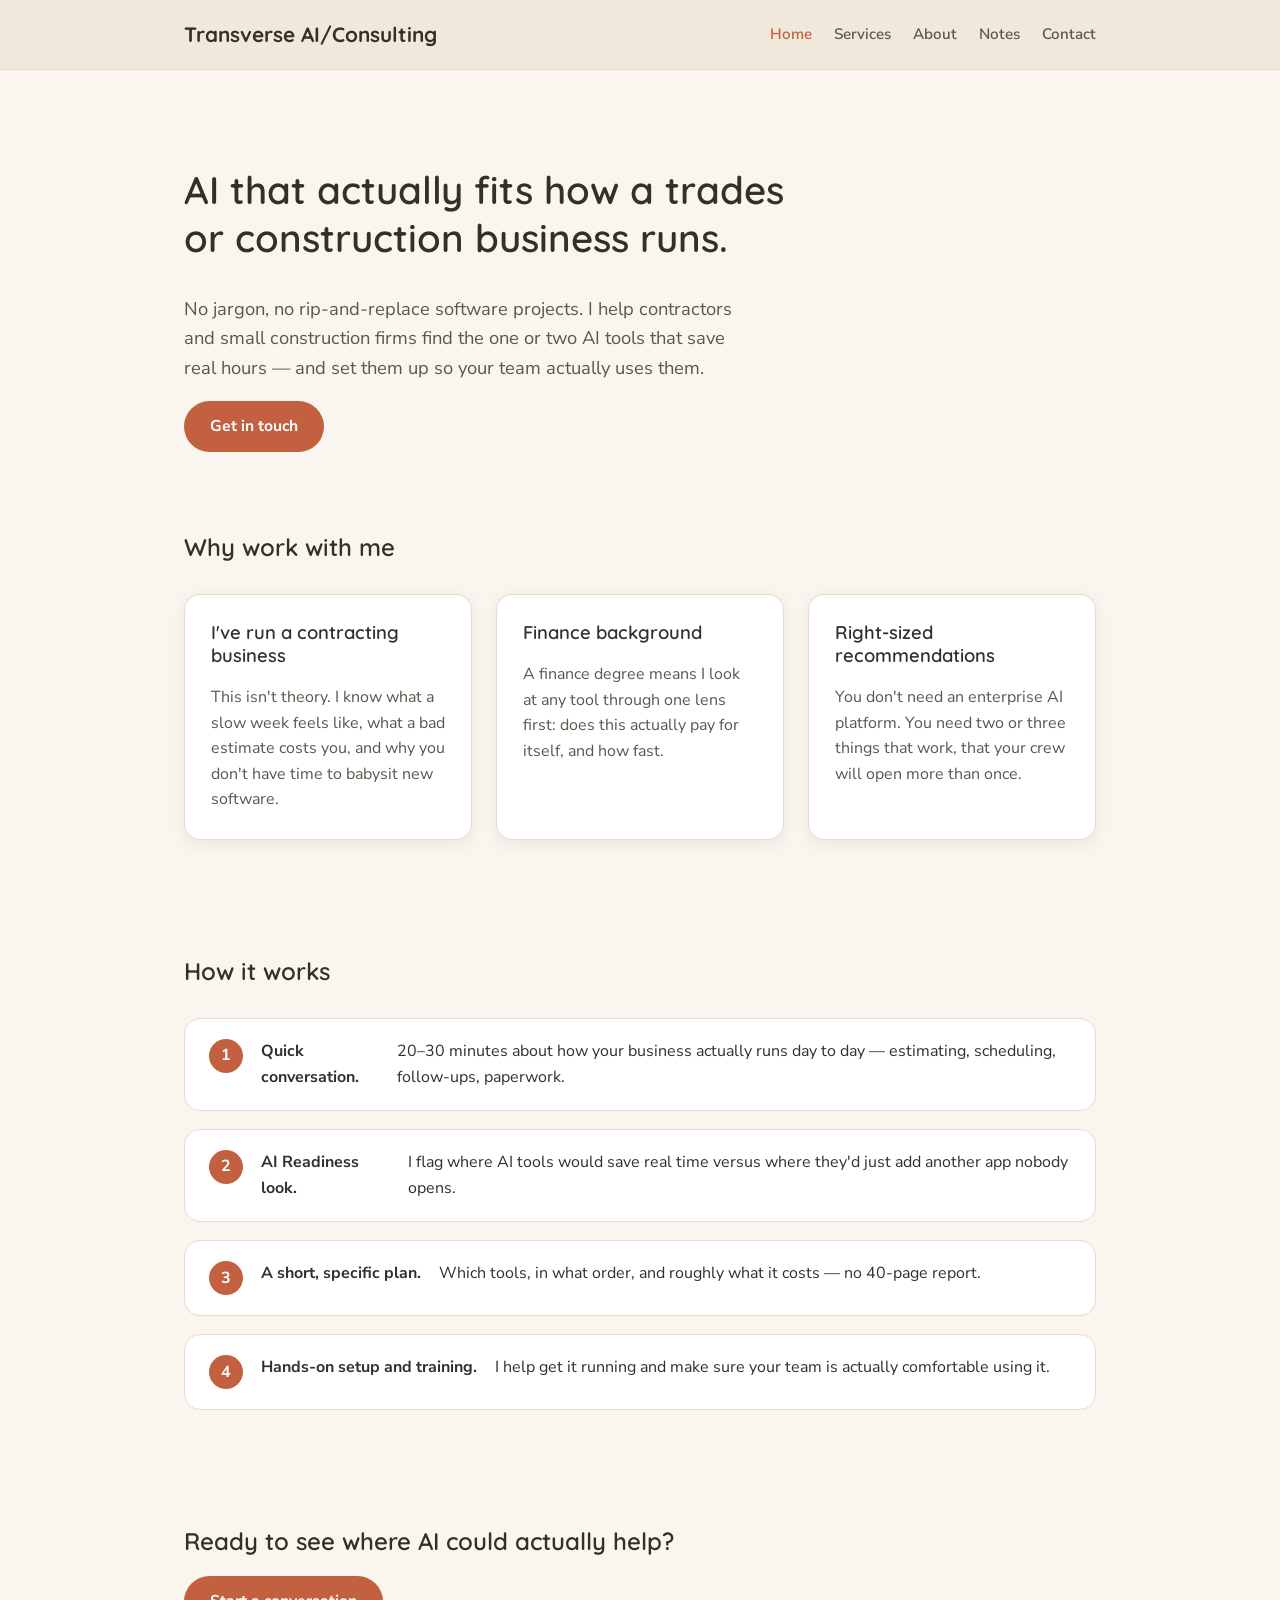
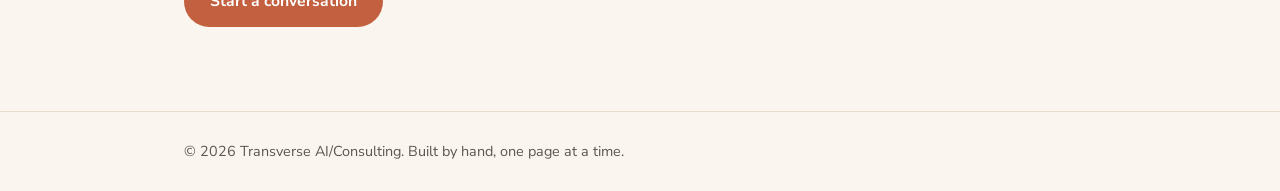
<file: index.html>
<!DOCTYPE html>
<html lang="en">
<head>
<meta charset="UTF-8">
<meta name="viewport" content="width=device-width, initial-scale=1.0">
<title>Transverse AI/Consulting — Home</title>
<meta name="description" content="AI consulting for trades and construction businesses — practical tools, plain-English guidance, no jargon.">
<!-- Two font families loaded from Google Fonts, referenced in styles.css -->
<link rel="preconnect" href="https://fonts.googleapis.com">
<link href="https://fonts.googleapis.com/css2?family=Nunito+Sans:wght@400;600;700&family=Quicksand:wght@600;700&display=swap" rel="stylesheet">
<link rel="stylesheet" href="styles.css">
</head>
<body>

<header class="site-header">
  <div class="nav-inner">
    <a class="brand" href="index.html">Transverse AI/Consulting</a>
    <nav class="site-nav">
      <a href="index.html" aria-current="page">Home</a>
      <a href="services.html">Services</a>
      <a href="about.html">About</a>
      <a href="notes.html">Notes</a>
      <a href="contact.html">Contact</a>
    </nav>
  </div>
</header>

<main class="page-wrap">

  <section class="hero">
    <h1>AI that actually fits how a trades or construction business runs.</h1>
    <p class="lead">No jargon, no rip-and-replace software projects. I help contractors and small construction firms find the one or two AI tools that save real hours — and set them up so your team actually uses them.</p>
    <a class="btn" href="contact.html">Get in touch</a>
  </section>

  <section>
    <h2>Why work with me</h2>
    <div class="card-grid">
      <div class="card">
        <h3>I've run a contracting business</h3>
        <p>This isn't theory. I know what a slow week feels like, what a bad estimate costs you, and why you don't have time to babysit new software.</p>
      </div>
      <div class="card">
        <h3>Finance background</h3>
        <p>A finance degree means I look at any tool through one lens first: does this actually pay for itself, and how fast.</p>
      </div>
      <div class="card">
        <h3>Right-sized recommendations</h3>
        <p>You don't need an enterprise AI platform. You need two or three things that work, that your crew will open more than once.</p>
      </div>
    </div>
  </section>

  <section>
    <h2>How it works</h2>
    <ol class="steps">
      <li><strong>Quick conversation.</strong> 20–30 minutes about how your business actually runs day to day — estimating, scheduling, follow-ups, paperwork.</li>
      <li><strong>AI Readiness look.</strong> I flag where AI tools would save real time versus where they'd just add another app nobody opens.</li>
      <li><strong>A short, specific plan.</strong> Which tools, in what order, and roughly what it costs — no 40-page report.</li>
      <li><strong>Hands-on setup and training.</strong> I help get it running and make sure your team is actually comfortable using it.</li>
    </ol>
  </section>

  <section>
    <h2>Ready to see where AI could actually help?</h2>
    <a class="btn" href="contact.html">Start a conversation</a>
  </section>

</main>

<footer class="site-footer">
  <div class="page-wrap">
    &copy; 2026 Transverse AI/Consulting. Built by hand, one page at a time.
  </div>
</footer>

</body>
</html>
</file>
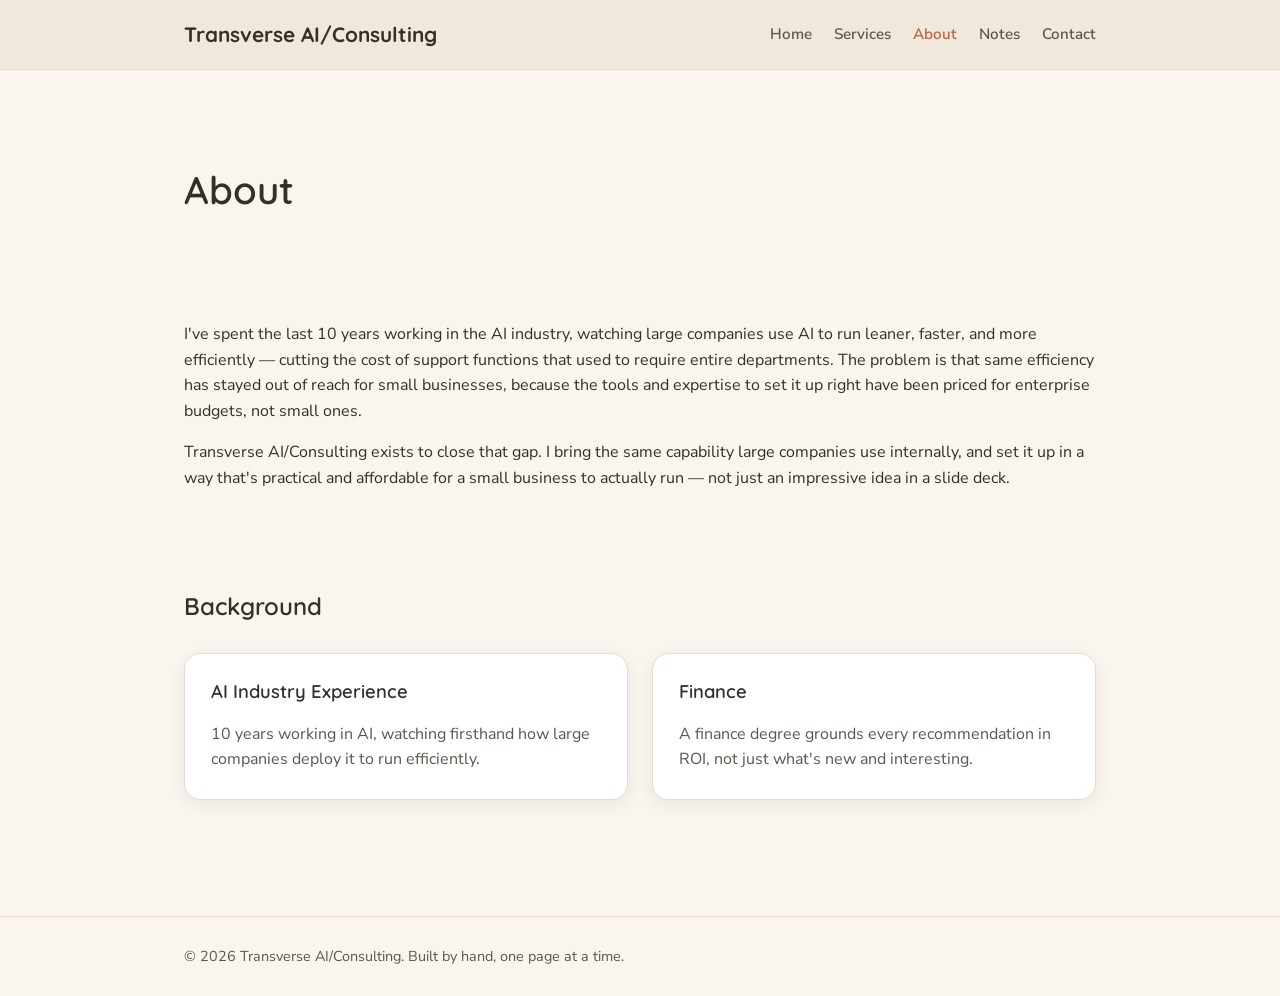
<file: about.html>
<!DOCTYPE html>
<html lang="en">
<head>
<meta charset="UTF-8">
<meta name="viewport" content="width=device-width, initial-scale=1.0">
<title>Transverse AI/Consulting — About</title>
<meta name="description" content="10 years in the AI industry, now bringing enterprise-level AI capability to small businesses — the story behind Transverse AI/Consulting.">
<link rel="preconnect" href="https://fonts.googleapis.com">
<link href="https://fonts.googleapis.com/css2?family=Nunito+Sans:wght@400;600;700&family=Quicksand:wght@600;700&display=swap" rel="stylesheet">
<link rel="stylesheet" href="styles.css">
</head>
<body>

<header class="site-header">
  <div class="nav-inner">
    <a class="brand" href="index.html">Transverse AI/Consulting</a>
    <nav class="site-nav">
      <a href="index.html">Home</a>
      <a href="services.html">Services</a>
      <a href="about.html" aria-current="page">About</a>
      <a href="notes.html">Notes</a>
      <a href="contact.html">Contact</a>
    </nav>
  </div>
</header>

<main class="page-wrap">

  <section class="hero">
    <h1>About</h1>
  </section>

  <section>
    <p>
      I've spent the last 10 years working in the AI industry, watching
      large companies use AI to run leaner, faster, and more efficiently
      — cutting the cost of support functions that used to require
      entire departments. The problem is that same efficiency has
      stayed out of reach for small businesses, because the tools and
      expertise to set it up right have been priced for enterprise
      budgets, not small ones.
    </p>
    <p>
      Transverse AI/Consulting exists to close that gap. I bring the
      same capability large companies use internally, and set it up in
      a way that's practical and affordable for a small business to
      actually run — not just an impressive idea in a slide deck.
    </p>
  </section>

  <section>
    <h2>Background</h2>
    <div class="card-grid">
      <div class="card">
        <h3>AI Industry Experience</h3>
        <p>10 years working in AI, watching firsthand how large companies deploy it to run efficiently.</p>
      </div>
      <div class="card">
        <h3>Finance</h3>
        <p>A finance degree grounds every recommendation in ROI, not just what's new and interesting.</p>
      </div>
    </div>
  </section>

</main>

<footer class="site-footer">
  <div class="page-wrap">
    &copy; 2026 Transverse AI/Consulting. Built by hand, one page at a time.
  </div>
</footer>

</body>
</html>
</file>
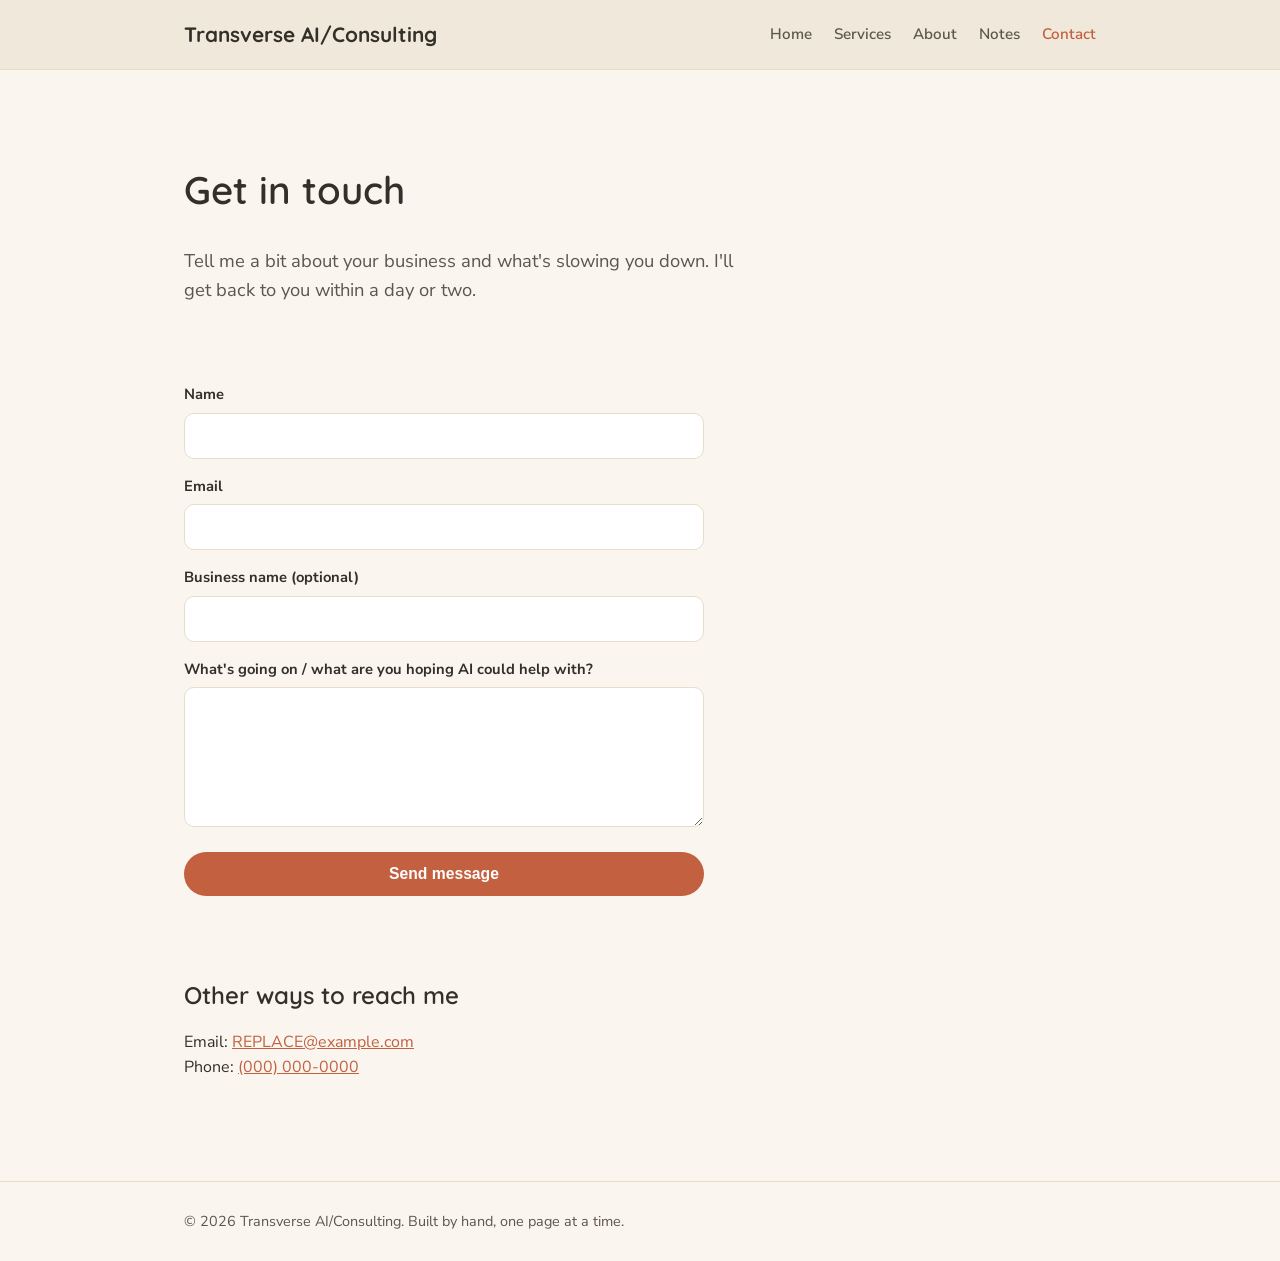
<file: contact.html>
<!DOCTYPE html>
<html lang="en">
<head>
<meta charset="UTF-8">
<meta name="viewport" content="width=device-width, initial-scale=1.0">
<title>Transverse AI/Consulting — Contact</title>
<meta name="description" content="Get in touch about AI consulting for your trades or construction business.">
<link rel="preconnect" href="https://fonts.googleapis.com">
<link href="https://fonts.googleapis.com/css2?family=Nunito+Sans:wght@400;600;700&family=Quicksand:wght@600;700&display=swap" rel="stylesheet">
<link rel="stylesheet" href="styles.css">
</head>
<body>

<header class="site-header">
  <div class="nav-inner">
    <a class="brand" href="index.html">Transverse AI/Consulting</a>
    <nav class="site-nav">
      <a href="index.html">Home</a>
      <a href="services.html">Services</a>
      <a href="about.html">About</a>
      <a href="notes.html">Notes</a>
      <a href="contact.html" aria-current="page">Contact</a>
    </nav>
  </div>
</header>

<main class="page-wrap">

  <section class="hero">
    <h1>Get in touch</h1>
    <p class="lead">Tell me a bit about your business and what's slowing you down. I'll get back to you within a day or two.</p>
  </section>

  <section>
    <!--
      FORM SUBMISSION — this is the one part of a static site that
      needs outside help, since plain HTML has no way to "send" data
      anywhere on its own.

      Chosen path: GitHub Pages + Formspree.
        1. Create a free account at formspree.io
        2. Create a new form there — it gives you an endpoint URL like
           https://formspree.io/f/xxxxabcd
        3. Replace the action="REPLACE_WITH_FORMSPREE_ENDPOINT" below
           with that URL.

      Alternative path: if hosting on Netlify instead of GitHub Pages,
      delete the action= attribute entirely and keep the
      data-netlify="true" attribute below — Netlify auto-detects and
      handles the form for you, no third-party account needed.
    -->
    <form class="contact-form"
          action="REPLACE_WITH_FORMSPREE_ENDPOINT"
          method="POST"
          data-netlify="true"
          name="contact">
      <input type="hidden" name="form-name" value="contact">

      <div>
        <label for="name">Name</label>
        <input type="text" id="name" name="name" required>
      </div>

      <div>
        <label for="email">Email</label>
        <input type="email" id="email" name="email" required>
      </div>

      <div>
        <label for="business">Business name (optional)</label>
        <input type="text" id="business" name="business">
      </div>

      <div>
        <label for="message">What's going on / what are you hoping AI could help with?</label>
        <textarea id="message" name="message" required></textarea>
      </div>

      <button type="submit" class="btn">Send message</button>
    </form>
  </section>

  <section>
    <h2>Other ways to reach me</h2>
    <!-- PLACEHOLDER — swap in your real contact info -->
    <p>
      Email: <a href="mailto:REPLACE@example.com">REPLACE@example.com</a><br>
      Phone: <a href="tel:+10000000000">(000) 000-0000</a>
    </p>
  </section>

</main>

<footer class="site-footer">
  <div class="page-wrap">
    &copy; 2026 Transverse AI/Consulting. Built by hand, one page at a time.
  </div>
</footer>

</body>
</html>
</file>
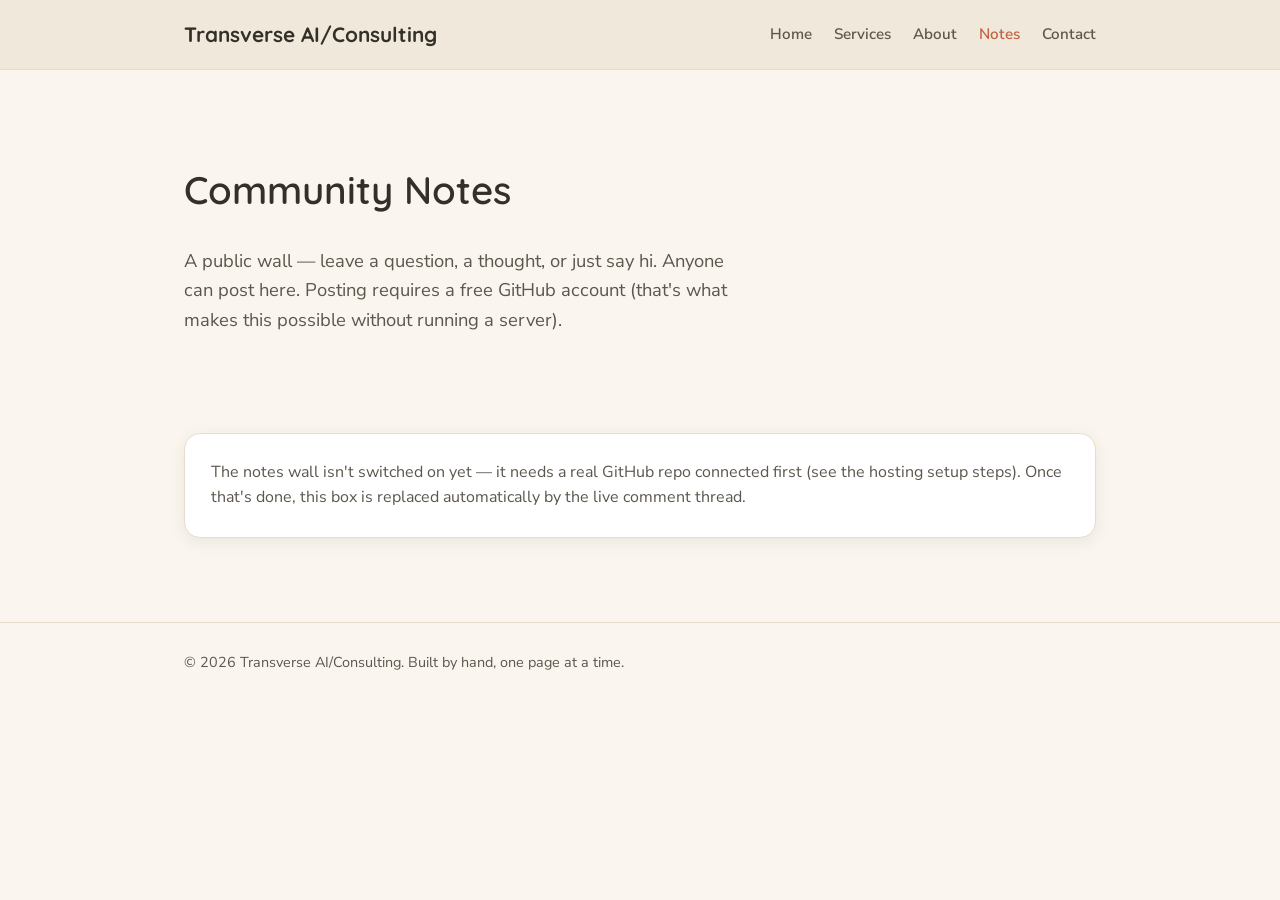
<file: notes.html>
<!DOCTYPE html>
<html lang="en">
<head>
<meta charset="UTF-8">
<meta name="viewport" content="width=device-width, initial-scale=1.0">
<title>Transverse AI/Consulting — Community Notes</title>
<meta name="description" content="Leave a note or question — an open community wall.">
<link rel="preconnect" href="https://fonts.googleapis.com">
<link href="https://fonts.googleapis.com/css2?family=Nunito+Sans:wght@400;600;700&family=Quicksand:wght@600;700&display=swap" rel="stylesheet">
<link rel="stylesheet" href="styles.css">
</head>
<body>

<header class="site-header">
  <div class="nav-inner">
    <a class="brand" href="index.html">Transverse AI/Consulting</a>
    <nav class="site-nav">
      <a href="index.html">Home</a>
      <a href="services.html">Services</a>
      <a href="about.html">About</a>
      <a href="notes.html" aria-current="page">Notes</a>
      <a href="contact.html">Contact</a>
    </nav>
  </div>
</header>

<main class="page-wrap">

  <section class="hero">
    <h1>Community Notes</h1>
    <p class="lead">A public wall — leave a question, a thought, or just say hi. Anyone can post here. Posting requires a free GitHub account (that's what makes this possible without running a server).</p>
  </section>

  <section>
    <!--
      GISCUS WIDGET — turns this page into a comment/guestbook wall,
      powered by GitHub Discussions on your repo. Not live yet.

      To activate (see website-build-plan.md for full steps):
        1. Turn on "Discussions" in your GitHub repo's settings.
        2. Go to giscus.app, sign in, select your repo.
        3. Mapping: "Specific term" -> community-notes
           (this makes the whole page share ONE thread, like a wall,
           instead of a separate thread per visit)
        4. giscus.app gives you real data-repo / data-repo-id /
           data-category / data-category-id values below.
        5. Install the giscus GitHub app on the repo when prompted.
    -->
    <script src="https://giscus.app/client.js"
        data-repo="YOUR-GITHUB-USERNAME/transverse-website"
        data-repo-id="REPLACE_WITH_REPO_ID"
        data-category="General"
        data-category-id="REPLACE_WITH_CATEGORY_ID"
        data-mapping="specific"
        data-term="community-notes"
        data-strict="0"
        data-reactions-enabled="1"
        data-emit-metadata="0"
        data-input-position="top"
        data-theme="light"
        data-lang="en"
        crossorigin="anonymous"
        async>
    </script>

    <!-- Fallback shown until the script above has real repo values -->
    <div class="card" style="margin-top:20px;">
      <p style="margin:0;">The notes wall isn't switched on yet — it needs a real GitHub repo connected first (see the hosting setup steps). Once that's done, this box is replaced automatically by the live comment thread.</p>
    </div>
  </section>

</main>

<footer class="site-footer">
  <div class="page-wrap">
    &copy; 2026 Transverse AI/Consulting. Built by hand, one page at a time.
  </div>
</footer>

</body>
</html>
</file>
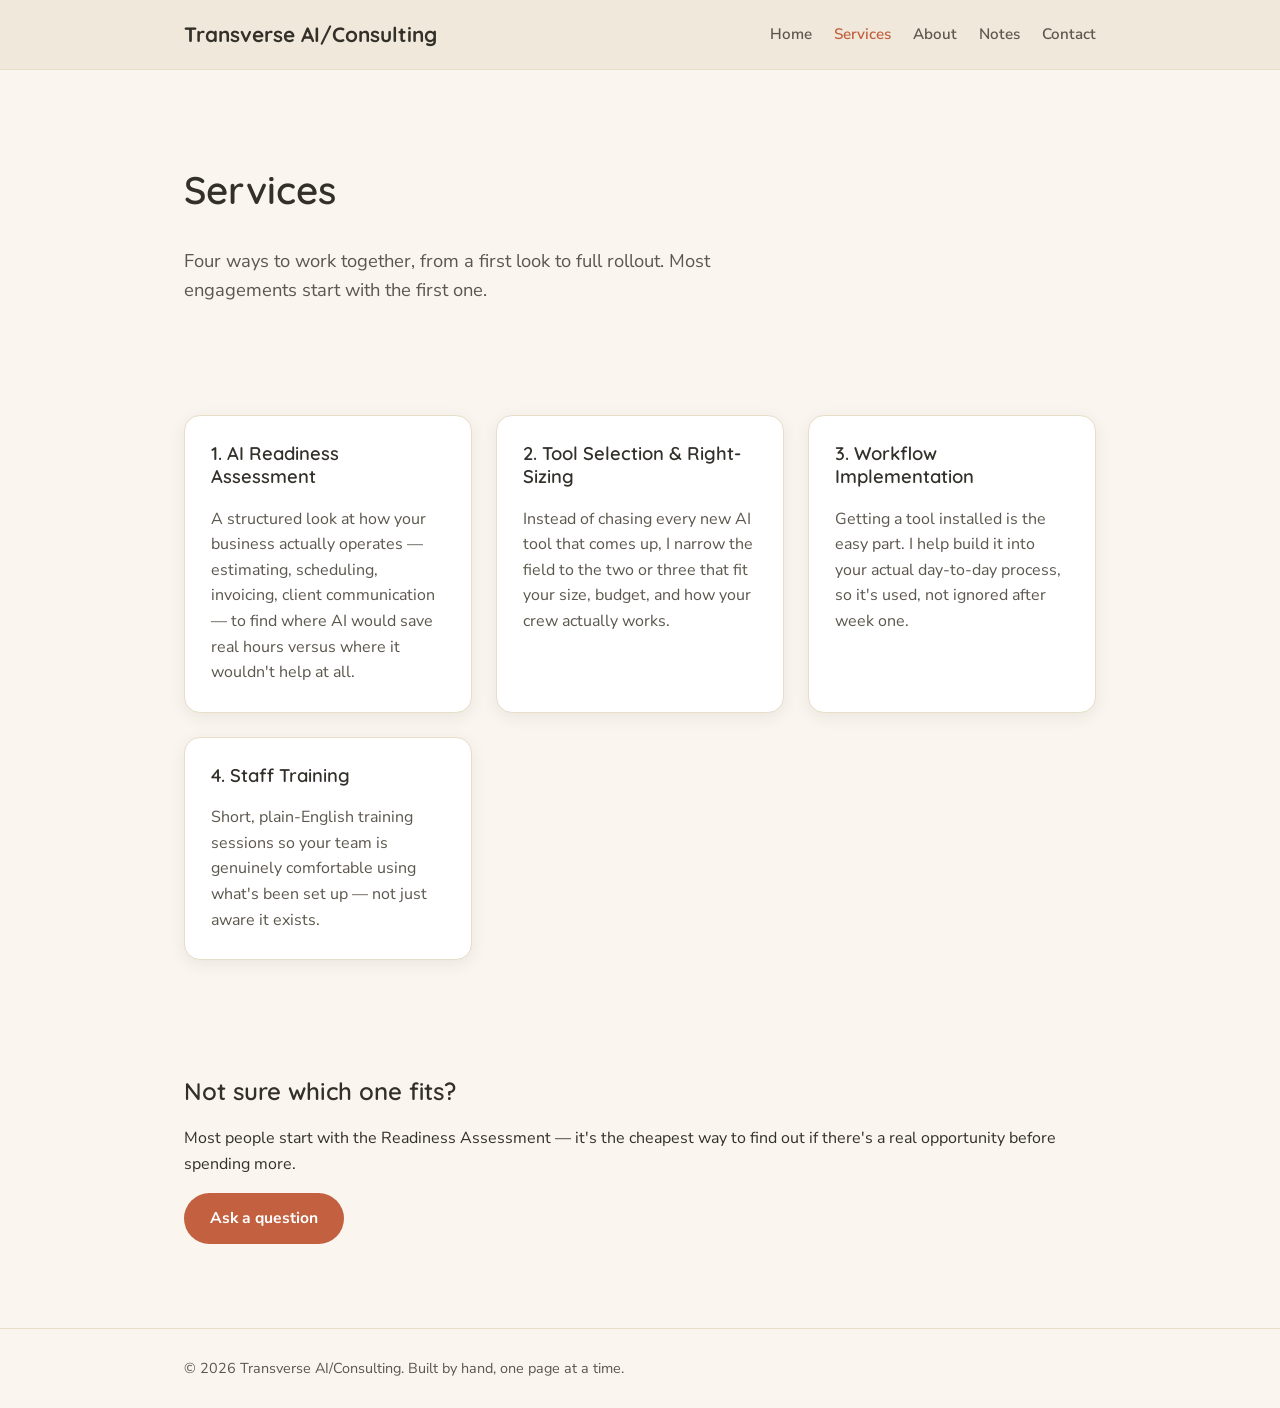
<file: services.html>
<!DOCTYPE html>
<html lang="en">
<head>
<meta charset="UTF-8">
<meta name="viewport" content="width=device-width, initial-scale=1.0">
<title>Transverse AI/Consulting — Services</title>
<meta name="description" content="Four concrete AI consulting services for trades and construction businesses.">
<link rel="preconnect" href="https://fonts.googleapis.com">
<link href="https://fonts.googleapis.com/css2?family=Nunito+Sans:wght@400;600;700&family=Quicksand:wght@600;700&display=swap" rel="stylesheet">
<link rel="stylesheet" href="styles.css">
</head>
<body>

<header class="site-header">
  <div class="nav-inner">
    <a class="brand" href="index.html">Transverse AI/Consulting</a>
    <nav class="site-nav">
      <a href="index.html">Home</a>
      <a href="services.html" aria-current="page">Services</a>
      <a href="about.html">About</a>
      <a href="notes.html">Notes</a>
      <a href="contact.html">Contact</a>
    </nav>
  </div>
</header>

<main class="page-wrap">

  <section class="hero">
    <h1>Services</h1>
    <p class="lead">Four ways to work together, from a first look to full rollout. Most engagements start with the first one.</p>
  </section>

  <section>
    <div class="card-grid">
      <div class="card">
        <h3>1. AI Readiness Assessment</h3>
        <p>A structured look at how your business actually operates — estimating, scheduling, invoicing, client communication — to find where AI would save real hours versus where it wouldn't help at all.</p>
      </div>
      <div class="card">
        <h3>2. Tool Selection &amp; Right-Sizing</h3>
        <p>Instead of chasing every new AI tool that comes up, I narrow the field to the two or three that fit your size, budget, and how your crew actually works.</p>
      </div>
      <div class="card">
        <h3>3. Workflow Implementation</h3>
        <p>Getting a tool installed is the easy part. I help build it into your actual day-to-day process, so it's used, not ignored after week one.</p>
      </div>
      <div class="card">
        <h3>4. Staff Training</h3>
        <p>Short, plain-English training sessions so your team is genuinely comfortable using what's been set up — not just aware it exists.</p>
      </div>
    </div>
  </section>

  <section>
    <h2>Not sure which one fits?</h2>
    <p>Most people start with the Readiness Assessment — it's the cheapest way to find out if there's a real opportunity before spending more.</p>
    <a class="btn" href="contact.html">Ask a question</a>
  </section>

</main>

<footer class="site-footer">
  <div class="page-wrap">
    &copy; 2026 Transverse AI/Consulting. Built by hand, one page at a time.
  </div>
</footer>

</body>
</html>
</file>
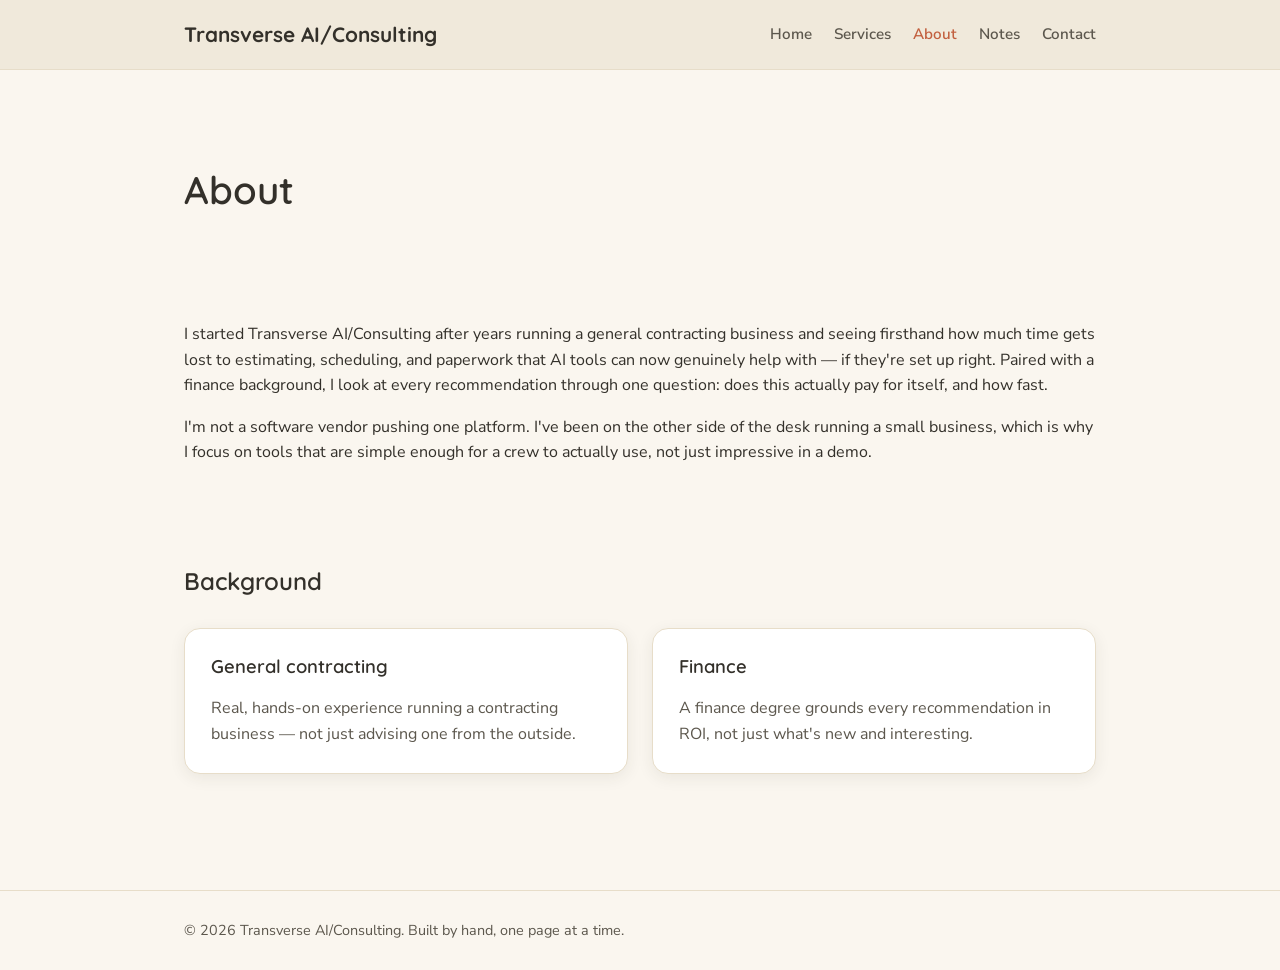
<file: transverse-website/about.html>
<!DOCTYPE html>
<html lang="en">
<head>
<meta charset="UTF-8">
<meta name="viewport" content="width=device-width, initial-scale=1.0">
<title>Transverse AI/Consulting — About</title>
<meta name="description" content="Finance background plus real general contracting experience — the story behind Transverse AI/Consulting.">
<link rel="preconnect" href="https://fonts.googleapis.com">
<link href="https://fonts.googleapis.com/css2?family=Nunito+Sans:wght@400;600;700&family=Quicksand:wght@600;700&display=swap" rel="stylesheet">
<link rel="stylesheet" href="styles.css">
</head>
<body>

<header class="site-header">
  <div class="nav-inner">
    <a class="brand" href="index.html">Transverse AI/Consulting</a>
    <nav class="site-nav">
      <a href="index.html">Home</a>
      <a href="services.html">Services</a>
      <a href="about.html" aria-current="page">About</a>
      <a href="notes.html">Notes</a>
      <a href="contact.html">Contact</a>
    </nav>
  </div>
</header>

<main class="page-wrap">

  <section class="hero">
    <h1>About</h1>
  </section>

  <section>
    <!--
      PLACEHOLDER — replace this paragraph with your own story in your
      own words. Keep the two anchor points (finance background + real
      GC experience) since that's the differentiator, but the voice
      should sound like you, not like a brochure.
    -->
    <p>
      I started Transverse AI/Consulting after years running a general
      contracting business and seeing firsthand how much time gets lost
      to estimating, scheduling, and paperwork that AI tools can now
      genuinely help with — if they're set up right. Paired with a
      finance background, I look at every recommendation through one
      question: does this actually pay for itself, and how fast.
    </p>
    <p>
      I'm not a software vendor pushing one platform. I've been on the
      other side of the desk running a small business, which is why I
      focus on tools that are simple enough for a crew to actually use,
      not just impressive in a demo.
    </p>
  </section>

  <section>
    <h2>Background</h2>
    <div class="card-grid">
      <div class="card">
        <h3>General contracting</h3>
        <p>Real, hands-on experience running a contracting business — not just advising one from the outside.</p>
      </div>
      <div class="card">
        <h3>Finance</h3>
        <p>A finance degree grounds every recommendation in ROI, not just what's new and interesting.</p>
      </div>
    </div>
  </section>

</main>

<footer class="site-footer">
  <div class="page-wrap">
    &copy; 2026 Transverse AI/Consulting. Built by hand, one page at a time.
  </div>
</footer>

</body>
</html>
</file>
<file: styles.css>
/* ============================================
   Transverse AI/Consulting — shared stylesheet
   One CSS file, linked from all 5 HTML pages.
   That's the plain-HTML tradeoff: no shared
   "layout" file like a framework would give you,
   so nav/footer HTML is repeated in every page,
   but the LOOK (color, type, spacing) lives here
   once and applies everywhere.
   ============================================ */

/* --- Design tokens ---------------------------
   CSS "custom properties" (the --name: value
   pairs below) are just named variables. Change
   a color once here and it updates on every page
   that uses var(--accent) etc. */
:root {
  --cream: #faf6ef;
  --cream-dark: #f0e9db;
  --ink: #33302a;
  --ink-soft: #5c574d;
  --accent: #c2603f;       /* terracotta */
  --accent-dark: #a34f32;
  --card-bg: #ffffff;
  --border: #e7ddc9;
  --radius: 16px;
  --shadow: 0 4px 16px rgba(51, 48, 42, 0.08);
}

* {
  box-sizing: border-box;
}

body {
  margin: 0;
  background: var(--cream);
  color: var(--ink);
  font-family: 'Nunito Sans', -apple-system, sans-serif;
  line-height: 1.6;
}

h1, h2, h3 {
  font-family: 'Quicksand', 'Nunito Sans', sans-serif;
  font-weight: 600;
  color: var(--ink);
  line-height: 1.25;
}

a {
  color: var(--accent);
}

img {
  max-width: 100%;
}

/* --- Layout shell ----------------------------- */
.page-wrap {
  max-width: 960px;
  margin: 0 auto;
  padding: 0 24px;
}

/* --- Nav --------------------------------------- */
header.site-header {
  background: var(--cream-dark);
  border-bottom: 1px solid var(--border);
}

.nav-inner {
  max-width: 960px;
  margin: 0 auto;
  padding: 18px 24px;
  display: flex;
  align-items: center;
  justify-content: space-between;
  flex-wrap: wrap;
  gap: 12px;
}

.brand {
  font-family: 'Quicksand', sans-serif;
  font-weight: 700;
  font-size: 1.3rem;
  color: var(--ink);
  text-decoration: none;
}

nav.site-nav {
  display: flex;
  gap: 22px;
  flex-wrap: wrap;
}

nav.site-nav a {
  color: var(--ink-soft);
  text-decoration: none;
  font-weight: 600;
  font-size: 0.95rem;
}

nav.site-nav a:hover,
nav.site-nav a[aria-current="page"] {
  color: var(--accent);
}

/* --- Hero -------------------------------------- */
.hero {
  padding: 64px 0 40px;
  text-align: left;
}

.hero h1 {
  font-size: 2.4rem;
  max-width: 620px;
}

.hero p.lead {
  font-size: 1.15rem;
  color: var(--ink-soft);
  max-width: 560px;
}

/* --- Buttons ------------------------------------ */
.btn {
  display: inline-block;
  background: var(--accent);
  color: #fff;
  padding: 13px 26px;
  border-radius: 999px;
  text-decoration: none;
  font-weight: 700;
  font-size: 0.98rem;
  border: none;
  cursor: pointer;
}

.btn:hover {
  background: var(--accent-dark);
}

.btn-outline {
  background: transparent;
  color: var(--accent);
  border: 2px solid var(--accent);
}

/* --- Cards --------------------------------------- */
.card-grid {
  display: grid;
  grid-template-columns: repeat(auto-fit, minmax(220px, 1fr));
  gap: 24px;
  margin: 32px 0;
}

.card {
  background: var(--card-bg);
  border: 1px solid var(--border);
  border-radius: var(--radius);
  padding: 26px;
  box-shadow: var(--shadow);
}

.card h3 {
  margin-top: 0;
  font-size: 1.15rem;
}

.card p {
  color: var(--ink-soft);
  margin-bottom: 0;
}

/* --- Steps (process list) ------------------------- */
.steps {
  counter-reset: step;
  list-style: none;
  padding: 0;
  margin: 32px 0;
  display: grid;
  gap: 18px;
}

.steps li {
  counter-increment: step;
  background: var(--card-bg);
  border: 1px solid var(--border);
  border-radius: var(--radius);
  padding: 20px 24px;
  display: flex;
  gap: 18px;
  align-items: flex-start;
}

.steps li::before {
  content: counter(step);
  flex-shrink: 0;
  width: 34px;
  height: 34px;
  border-radius: 50%;
  background: var(--accent);
  color: #fff;
  font-weight: 700;
  display: flex;
  align-items: center;
  justify-content: center;
}

/* --- Section spacing ------------------------------- */
section {
  padding: 20px 0 44px;
}

/* --- Forms ------------------------------------------ */
form.contact-form {
  display: grid;
  gap: 16px;
  max-width: 520px;
}

label {
  font-weight: 700;
  font-size: 0.92rem;
  display: block;
  margin-bottom: 6px;
}

input, textarea {
  width: 100%;
  padding: 11px 14px;
  border: 1px solid var(--border);
  border-radius: 10px;
  font-family: inherit;
  font-size: 1rem;
  background: #fff;
}

textarea {
  min-height: 140px;
  resize: vertical;
}

/* --- Footer ------------------------------------------ */
footer.site-footer {
  border-top: 1px solid var(--border);
  margin-top: 40px;
  padding: 28px 0;
  color: var(--ink-soft);
  font-size: 0.9rem;
}

/* --- Small screens ------------------------------------ */
@media (max-width: 600px) {
  .hero h1 {
    font-size: 1.8rem;
  }
}
</file>
<file: transverse-website/styles.css>
/* ============================================
   Transverse AI/Consulting — shared stylesheet
   One CSS file, linked from all 5 HTML pages.
   That's the plain-HTML tradeoff: no shared
   "layout" file like a framework would give you,
   so nav/footer HTML is repeated in every page,
   but the LOOK (color, type, spacing) lives here
   once and applies everywhere.
   ============================================ */

/* --- Design tokens ---------------------------
   CSS "custom properties" (the --name: value
   pairs below) are just named variables. Change
   a color once here and it updates on every page
   that uses var(--accent) etc. */
:root {
  --cream: #faf6ef;
  --cream-dark: #f0e9db;
  --ink: #33302a;
  --ink-soft: #5c574d;
  --accent: #c2603f;       /* terracotta */
  --accent-dark: #a34f32;
  --card-bg: #ffffff;
  --border: #e7ddc9;
  --radius: 16px;
  --shadow: 0 4px 16px rgba(51, 48, 42, 0.08);
}

* {
  box-sizing: border-box;
}

body {
  margin: 0;
  background: var(--cream);
  color: var(--ink);
  font-family: 'Nunito Sans', -apple-system, sans-serif;
  line-height: 1.6;
}

h1, h2, h3 {
  font-family: 'Quicksand', 'Nunito Sans', sans-serif;
  font-weight: 600;
  color: var(--ink);
  line-height: 1.25;
}

a {
  color: var(--accent);
}

img {
  max-width: 100%;
}

/* --- Layout shell ----------------------------- */
.page-wrap {
  max-width: 960px;
  margin: 0 auto;
  padding: 0 24px;
}

/* --- Nav --------------------------------------- */
header.site-header {
  background: var(--cream-dark);
  border-bottom: 1px solid var(--border);
}

.nav-inner {
  max-width: 960px;
  margin: 0 auto;
  padding: 18px 24px;
  display: flex;
  align-items: center;
  justify-content: space-between;
  flex-wrap: wrap;
  gap: 12px;
}

.brand {
  font-family: 'Quicksand', sans-serif;
  font-weight: 700;
  font-size: 1.3rem;
  color: var(--ink);
  text-decoration: none;
}

nav.site-nav {
  display: flex;
  gap: 22px;
  flex-wrap: wrap;
}

nav.site-nav a {
  color: var(--ink-soft);
  text-decoration: none;
  font-weight: 600;
  font-size: 0.95rem;
}

nav.site-nav a:hover,
nav.site-nav a[aria-current="page"] {
  color: var(--accent);
}

/* --- Hero -------------------------------------- */
.hero {
  padding: 64px 0 40px;
  text-align: left;
}

.hero h1 {
  font-size: 2.4rem;
  max-width: 620px;
}

.hero p.lead {
  font-size: 1.15rem;
  color: var(--ink-soft);
  max-width: 560px;
}

/* --- Buttons ------------------------------------ */
.btn {
  display: inline-block;
  background: var(--accent);
  color: #fff;
  padding: 13px 26px;
  border-radius: 999px;
  text-decoration: none;
  font-weight: 700;
  font-size: 0.98rem;
  border: none;
  cursor: pointer;
}

.btn:hover {
  background: var(--accent-dark);
}

.btn-outline {
  background: transparent;
  color: var(--accent);
  border: 2px solid var(--accent);
}

/* --- Cards --------------------------------------- */
.card-grid {
  display: grid;
  grid-template-columns: repeat(auto-fit, minmax(220px, 1fr));
  gap: 24px;
  margin: 32px 0;
}

.card {
  background: var(--card-bg);
  border: 1px solid var(--border);
  border-radius: var(--radius);
  padding: 26px;
  box-shadow: var(--shadow);
}

.card h3 {
  margin-top: 0;
  font-size: 1.15rem;
}

.card p {
  color: var(--ink-soft);
  margin-bottom: 0;
}

/* --- Steps (process list) ------------------------- */
.steps {
  counter-reset: step;
  list-style: none;
  padding: 0;
  margin: 32px 0;
  display: grid;
  gap: 18px;
}

.steps li {
  counter-increment: step;
  background: var(--card-bg);
  border: 1px solid var(--border);
  border-radius: var(--radius);
  padding: 20px 24px;
  display: flex;
  gap: 18px;
  align-items: flex-start;
}

.steps li::before {
  content: counter(step);
  flex-shrink: 0;
  width: 34px;
  height: 34px;
  border-radius: 50%;
  background: var(--accent);
  color: #fff;
  font-weight: 700;
  display: flex;
  align-items: center;
  justify-content: center;
}

/* --- Section spacing ------------------------------- */
section {
  padding: 20px 0 44px;
}

/* --- Forms ------------------------------------------ */
form.contact-form {
  display: grid;
  gap: 16px;
  max-width: 520px;
}

label {
  font-weight: 700;
  font-size: 0.92rem;
  display: block;
  margin-bottom: 6px;
}

input, textarea {
  width: 100%;
  padding: 11px 14px;
  border: 1px solid var(--border);
  border-radius: 10px;
  font-family: inherit;
  font-size: 1rem;
  background: #fff;
}

textarea {
  min-height: 140px;
  resize: vertical;
}

/* --- Footer ------------------------------------------ */
footer.site-footer {
  border-top: 1px solid var(--border);
  margin-top: 40px;
  padding: 28px 0;
  color: var(--ink-soft);
  font-size: 0.9rem;
}

/* --- Small screens ------------------------------------ */
@media (max-width: 600px) {
  .hero h1 {
    font-size: 1.8rem;
  }
}
</file>
